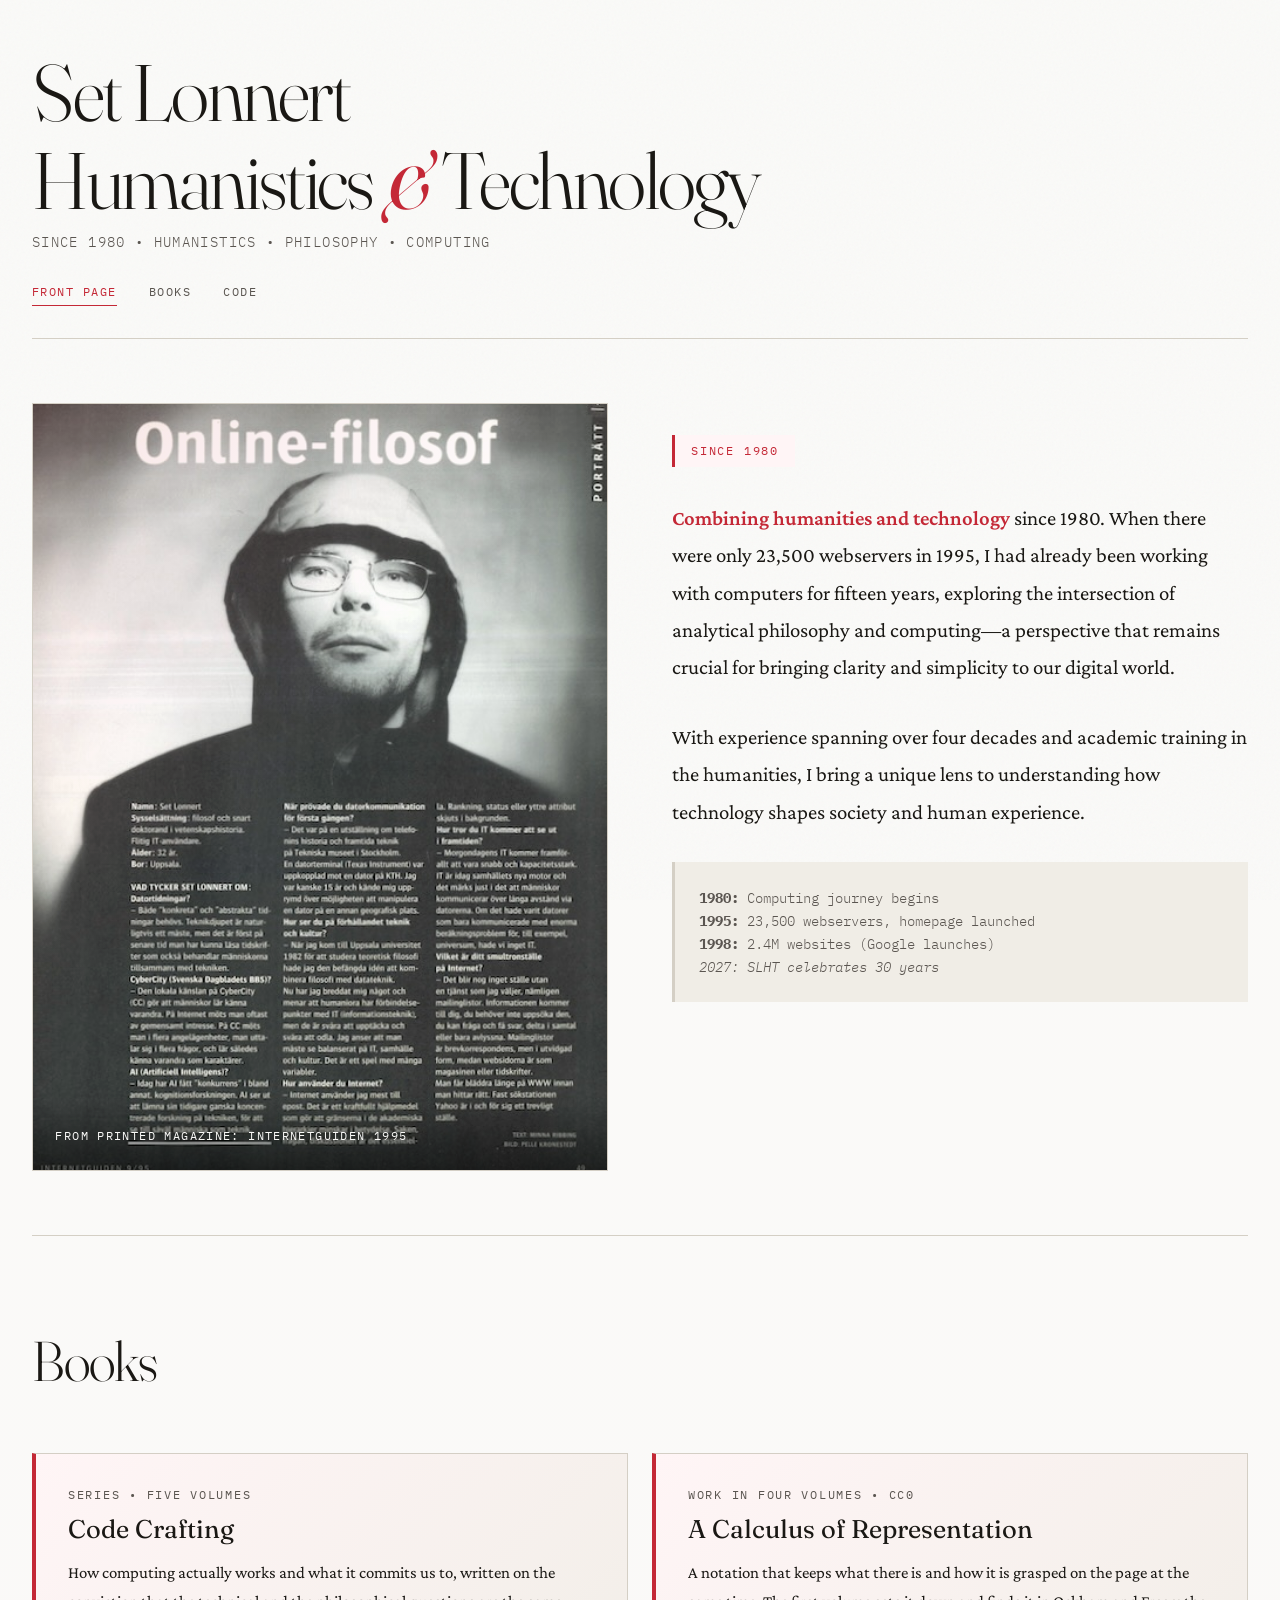
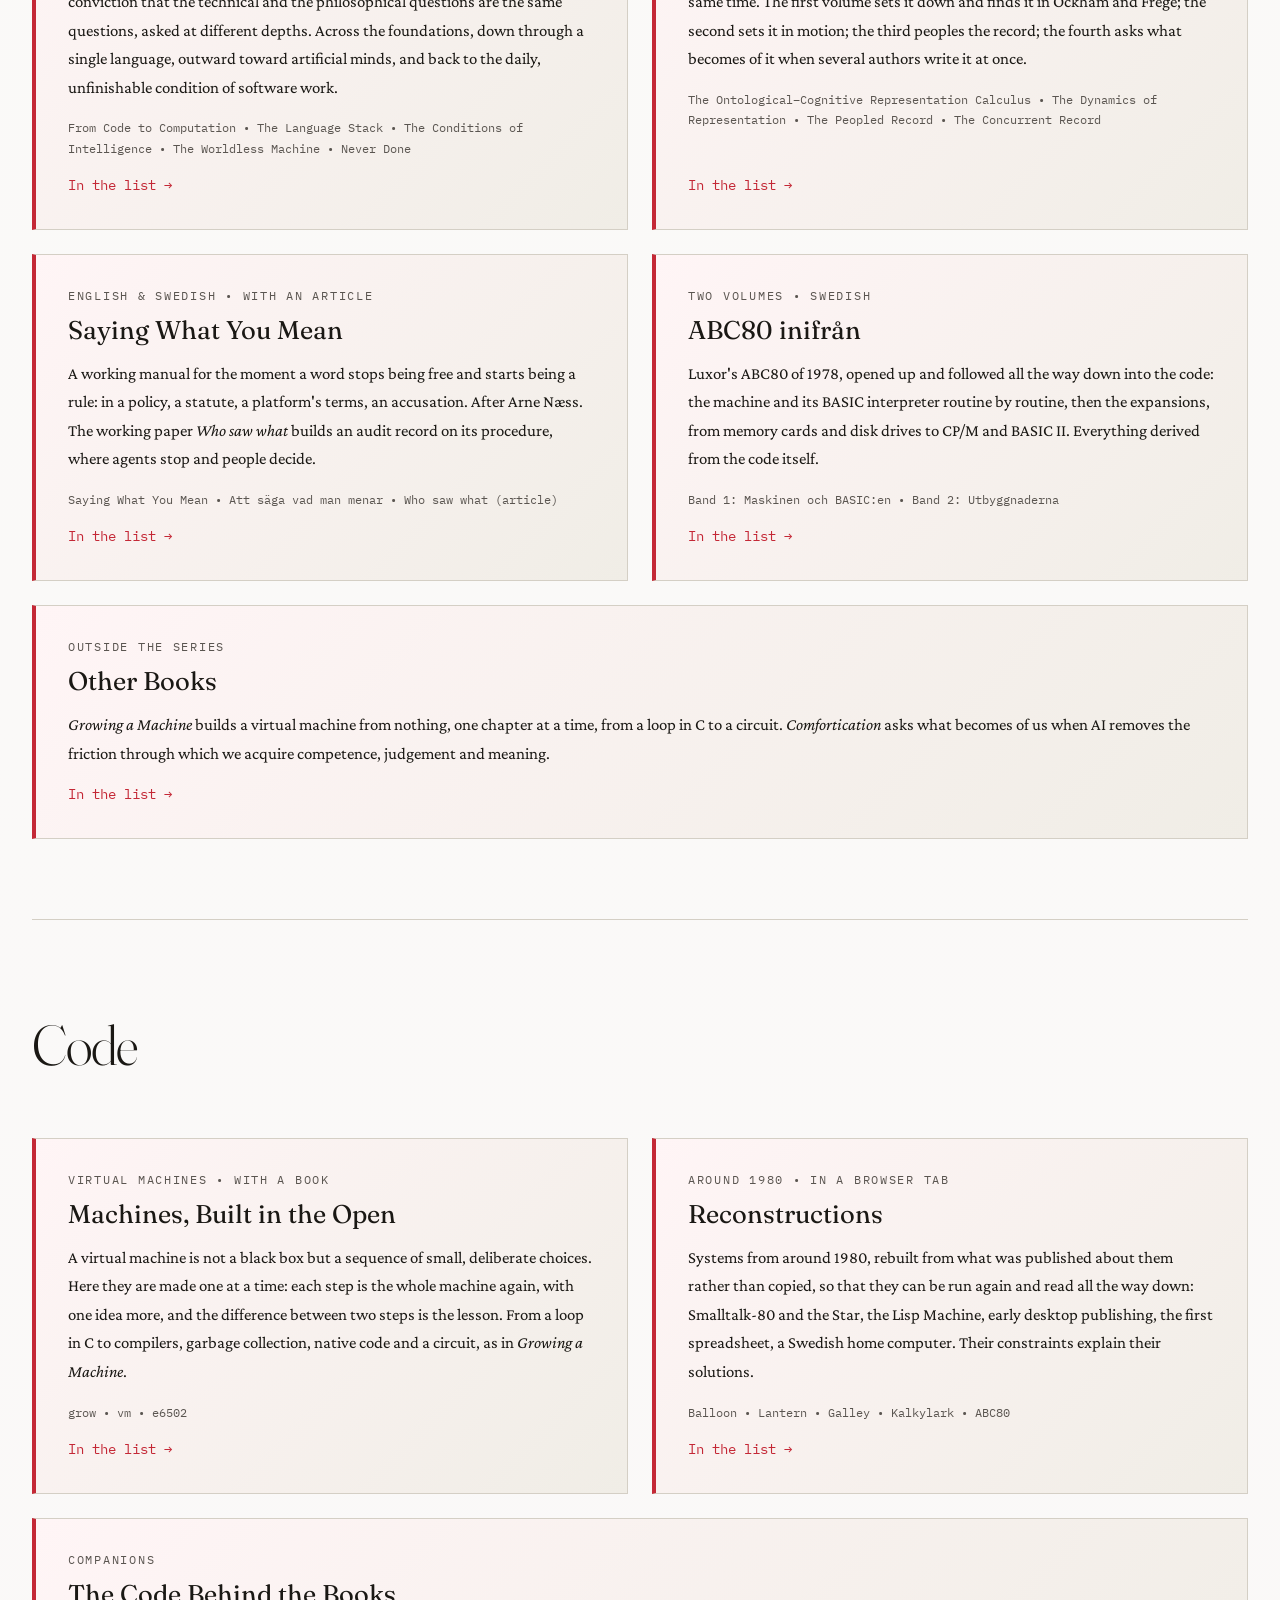
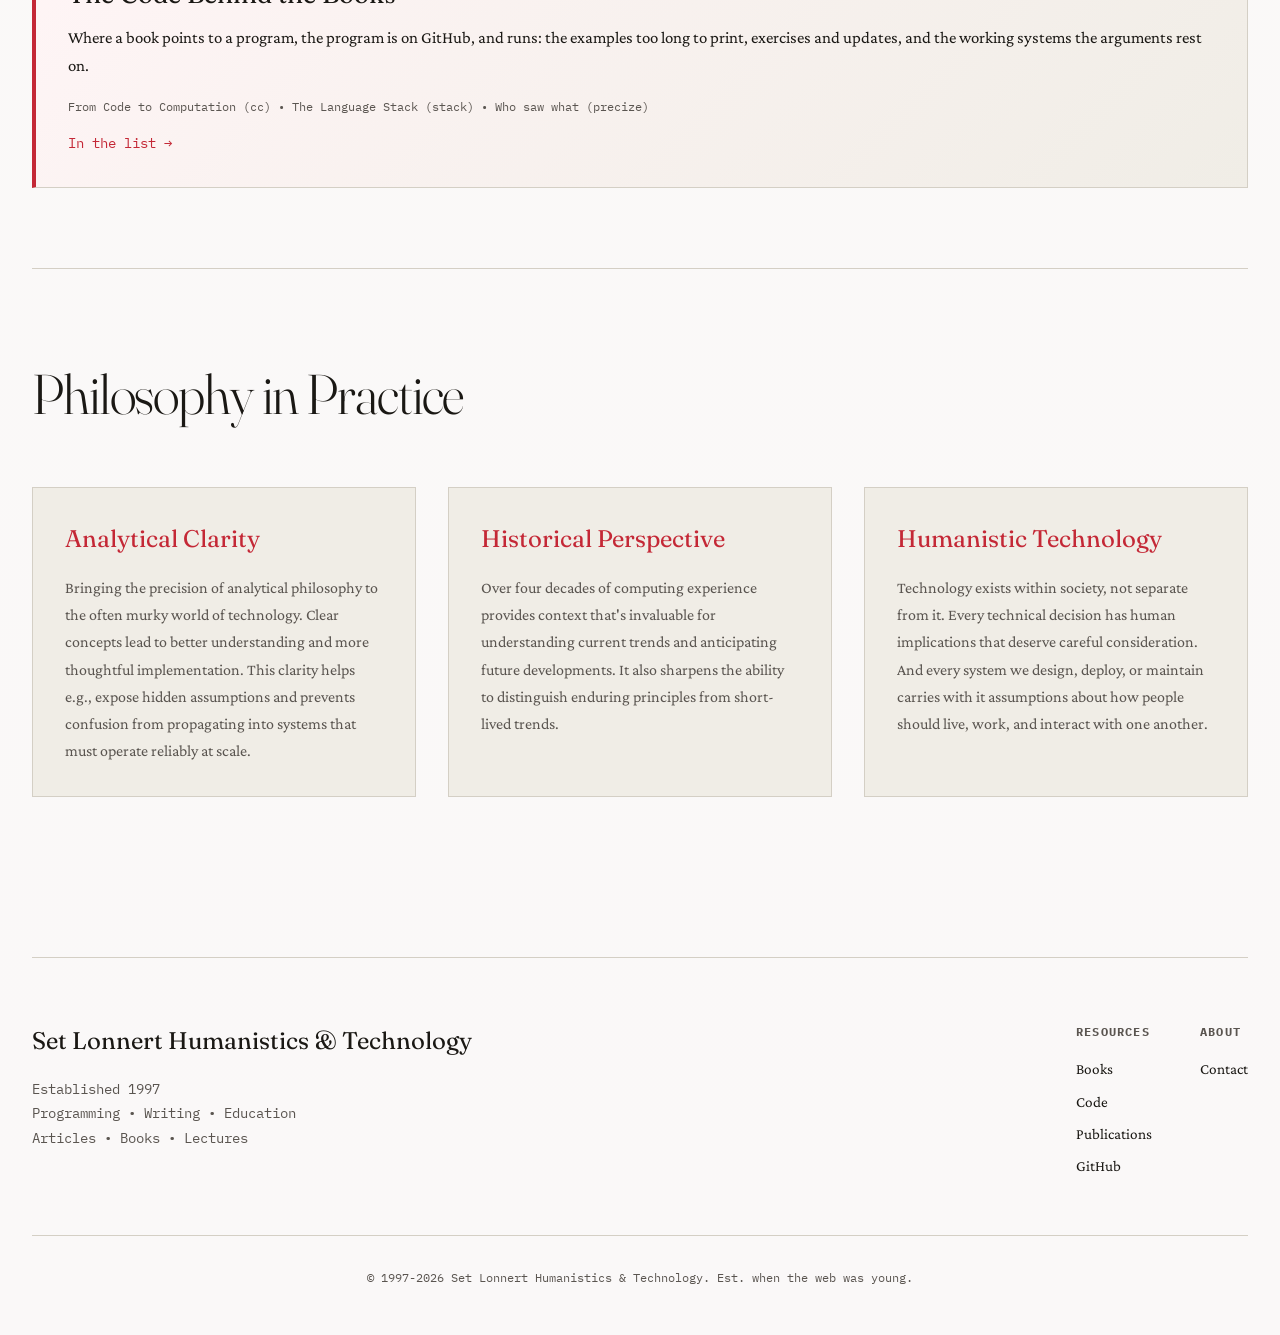
<file: index.html>
<!DOCTYPE html>
<html lang="en">
<head>
    <meta charset="UTF-8">
    <meta name="viewport" content="width=device-width, initial-scale=1.0">
    <title>Set Lonnert - Humanistics & Technology</title>
    <link rel="preconnect" href="https://fonts.googleapis.com">
    <link rel="preconnect" href="https://fonts.gstatic.com" crossorigin>
    <link href="https://fonts.googleapis.com/css2?family=Fraunces:ital,opsz,wght@0,9..144,300;0,9..144,400;0,9..144,600;1,9..144,300&family=IBM+Plex+Mono:wght@300;400;500&family=Crimson+Pro:wght@300;400;600&display=swap" rel="stylesheet">
    <link rel="stylesheet" href="assets/css/site.css">
</head>
<body>
    <div class="container">
        <header>
            <h1 class="site-title">Set Lonnert<br>Humanistics <span class="ampersand">&</span> Technology</h1>
            <p class="site-subtitle">Since 1980 • Humanistics • Philosophy • Computing</p>
            <nav class="site-nav">
                <a href="index.html" aria-current="page">Front Page</a>
                <a href="books.html">Books</a>
                <a href="code.html">Code</a>
            </nav>
        </header>

        <section class="hero">
            <div class="hero-image">
                <img src="https://feyerabend.github.io/assets/images/set.jpg" alt="Set Lonnert">
                <div class="hero-image-caption"><span>From Printed Magazine: Internetguiden 1995</span></div>
            </div>
            <div class="hero-content">
                <span class="intro-label">Since 1980</span>
                <p class="intro-text">
                    <strong>Combining humanities and technology</strong> since 1980. 
                    When there were only 23,500 webservers in 1995, I had already been working with computers 
                    for fifteen years, exploring the intersection of analytical philosophy and computing—a 
                    perspective that remains crucial for bringing clarity and simplicity to our digital world.
                </p>
                <p class="intro-text">
                    With experience spanning over four decades and academic training in the humanities, 
                    I bring a unique lens to understanding how technology shapes society and human experience.
                </p>
                <div class="timeline-note">
                    <strong>1980:</strong> Computing journey begins<br>
                    <strong>1995:</strong> 23,500 webservers, homepage launched<br>
                    <strong>1998:</strong> 2.4M websites (Google launches)<br>
                    <em>2027:</em> <em>SLHT celebrates 30 years</em><br>
                </div>
            </div>
        </section>

        <section class="featured">
            <h2 class="section-header">Books</h2>

            <div class="series-grid">
                <a class="series-brief" href="books.html#code-crafting">
                    <span class="series-count">Series • Five volumes</span>
                    <h3>Code Crafting</h3>
                    <p>
                        How computing actually works and what it commits us to, written on the
                        conviction that the technical and the philosophical questions are the same
                        questions, asked at different depths. Across the foundations, down through a
                        single language, outward toward artificial minds, and back to the daily,
                        unfinishable condition of software work.
                    </p>
                    <p class="series-contents">
                        From Code to Computation • The Language Stack • The Conditions of
                        Intelligence • The Worldless Machine • Never Done
                    </p>
                    <span class="series-more">In the list →</span>
                </a>

                <a class="series-brief" href="books.html#calculus">
                    <span class="series-count">Work in four volumes • CC0</span>
                    <h3>A Calculus of Representation</h3>
                    <p>
                        A notation that keeps what there is and how it is grasped on the page at the
                        same time. The first volume sets it down and finds it in Ockham and Frege; the
                        second sets it in motion; the third peoples the record; the fourth asks what
                        becomes of it when several authors write it at once.
                    </p>
                    <p class="series-contents">
                        The Ontological–Cognitive Representation Calculus • The Dynamics of
                        Representation • The Peopled Record • The Concurrent Record
                    </p>
                    <span class="series-more">In the list →</span>
                </a>

                <a class="series-brief" href="books.html#saying">
                    <span class="series-count">English &amp; Swedish • With an article</span>
                    <h3>Saying What You Mean</h3>
                    <p>
                        A working manual for the moment a word stops being free and starts being a
                        rule: in a policy, a statute, a platform's terms, an accusation. After Arne
                        N&aelig;ss. The working paper <em>Who saw what</em> builds an audit record
                        on its procedure, where agents stop and people decide.
                    </p>
                    <p class="series-contents">
                        Saying What You Mean • Att säga vad man menar • Who saw what (article)
                    </p>
                    <span class="series-more">In the list →</span>
                </a>

                <a class="series-brief" href="books.html#abc80">
                    <span class="series-count">Two volumes • Swedish</span>
                    <h3>ABC80 inifrån</h3>
                    <p>
                        Luxor's ABC80 of 1978, opened up and followed all the way down into the
                        code: the machine and its BASIC interpreter routine by routine, then the
                        expansions, from memory cards and disk drives to CP/M and BASIC II.
                        Everything derived from the code itself.
                    </p>
                    <p class="series-contents">
                        Band 1: Maskinen och BASIC:en • Band 2: Utbyggnaderna
                    </p>
                    <span class="series-more">In the list →</span>
                </a>

                <a class="series-brief series-brief-wide" href="books.html#other">
                    <span class="series-count">Outside the series</span>
                    <h3>Other Books</h3>
                    <p>
                        <em>Growing a Machine</em> builds a virtual machine from nothing, one
                        chapter at a time, from a loop in C to a circuit. <em>Comfortication</em>
                        asks what becomes of us when AI removes the friction through which we
                        acquire competence, judgement and meaning.
                    </p>
                    <span class="series-more">In the list →</span>
                </a>
            </div>
        </section>

        <section class="featured">
            <h2 class="section-header">Code</h2>

            <div class="series-grid">
                <a class="series-brief" href="code.html#machines">
                    <span class="series-count">Virtual machines • With a book</span>
                    <h3>Machines, Built in the Open</h3>
                    <p>
                        A virtual machine is not a black box but a sequence of small, deliberate
                        choices. Here they are made one at a time: each step is the whole machine
                        again, with one idea more, and the difference between two steps is the
                        lesson. From a loop in C to compilers, garbage collection, native code
                        and a circuit, as in <em>Growing a Machine</em>.
                    </p>
                    <p class="series-contents">
                        grow • vm • e6502
                    </p>
                    <span class="series-more">In the list →</span>
                </a>

                <a class="series-brief" href="code.html#reconstructions">
                    <span class="series-count">Around 1980 • In a browser tab</span>
                    <h3>Reconstructions</h3>
                    <p>
                        Systems from around 1980, rebuilt from what was published about them
                        rather than copied, so that they can be run again and read all the way
                        down: Smalltalk-80 and the Star, the Lisp Machine, early desktop
                        publishing, the first spreadsheet, a Swedish home computer. Their
                        constraints explain their solutions.
                    </p>
                    <p class="series-contents">
                        Balloon • Lantern • Galley • Kalkylark • ABC80
                    </p>
                    <span class="series-more">In the list →</span>
                </a>

                <a class="series-brief series-brief-wide" href="code.html#companions">
                    <span class="series-count">Companions</span>
                    <h3>The Code Behind the Books</h3>
                    <p>
                        Where a book points to a program, the program is on GitHub, and runs:
                        the examples too long to print, exercises and updates, and the working
                        systems the arguments rest on.
                    </p>
                    <p class="series-contents">
                        From Code to Computation (cc) • The Language Stack (stack) • Who saw what (precize)
                    </p>
                    <span class="series-more">In the list →</span>
                </a>
            </div>
        </section>

        <section class="philosophy">
            <h2 class="section-header">Philosophy in Practice</h2>
            <div class="philosophy-grid">
                <div class="philosophy-card">
                    <h3>Analytical Clarity</h3>
                    <p>
                        Bringing the precision of analytical philosophy to the often murky world of technology. 
                        Clear concepts lead to better understanding and more thoughtful implementation.
                        This clarity helps e.g., expose hidden assumptions and prevents confusion from propagating
                        into systems that must operate reliably at scale.
                    </p>
                </div>
                <div class="philosophy-card">
                    <h3>Historical Perspective</h3>
                    <p>
                        Over four decades of computing experience provides context that's invaluable for 
                        understanding current trends and anticipating future developments.
                        It also sharpens the ability to distinguish enduring principles from short-lived trends.
                    </p>
                </div>
                <div class="philosophy-card">
                    <h3>Humanistic Technology</h3>
                    <p>
                        Technology exists within society, not separate from it. Every technical decision
                        has human implications that deserve careful consideration. And every system we design,
                        deploy, or maintain carries with it assumptions about how people should live, work,
                        and interact with one another.
                    </p>
                </div>
            </div>
        </section>

        <footer>
            <div class="footer-content">
                <div class="footer-brand">
                    <h4>Set Lonnert Humanistics & Technology</h4>
                    <p>
                        Established 1997<br>
                        Programming • Writing • Education<br>
                        Articles • Books • Lectures
                    </p>
                </div>
                <div class="footer-links">
                    <div class="footer-column">
                        <h5>Resources</h5>
                        <a href="books.html">Books</a>
                        <a href="code.html">Code</a>
                        <a href="https://feyerabend.github.io/assets/pdfs/publ.pdf" target="_blank">Publications</a>
                        <a href="https://github.com/Feyerabend" target="_blank">GitHub</a>
                    </div>
                    <div class="footer-column">
                        <h5>About</h5>
                        <!--<a href="#">Background</a>-->
                        <a href="mailto:setlonnert@gmail.com">Contact</a>
                    </div>
                </div>
            </div>
            <div class="copyright">
                © 1997-2026 Set Lonnert Humanistics & Technology. Est. when the web was young.
            </div>
        </footer>
    </div>

    <script src="assets/js/site.js"></script>
</body>
</html>
</file>
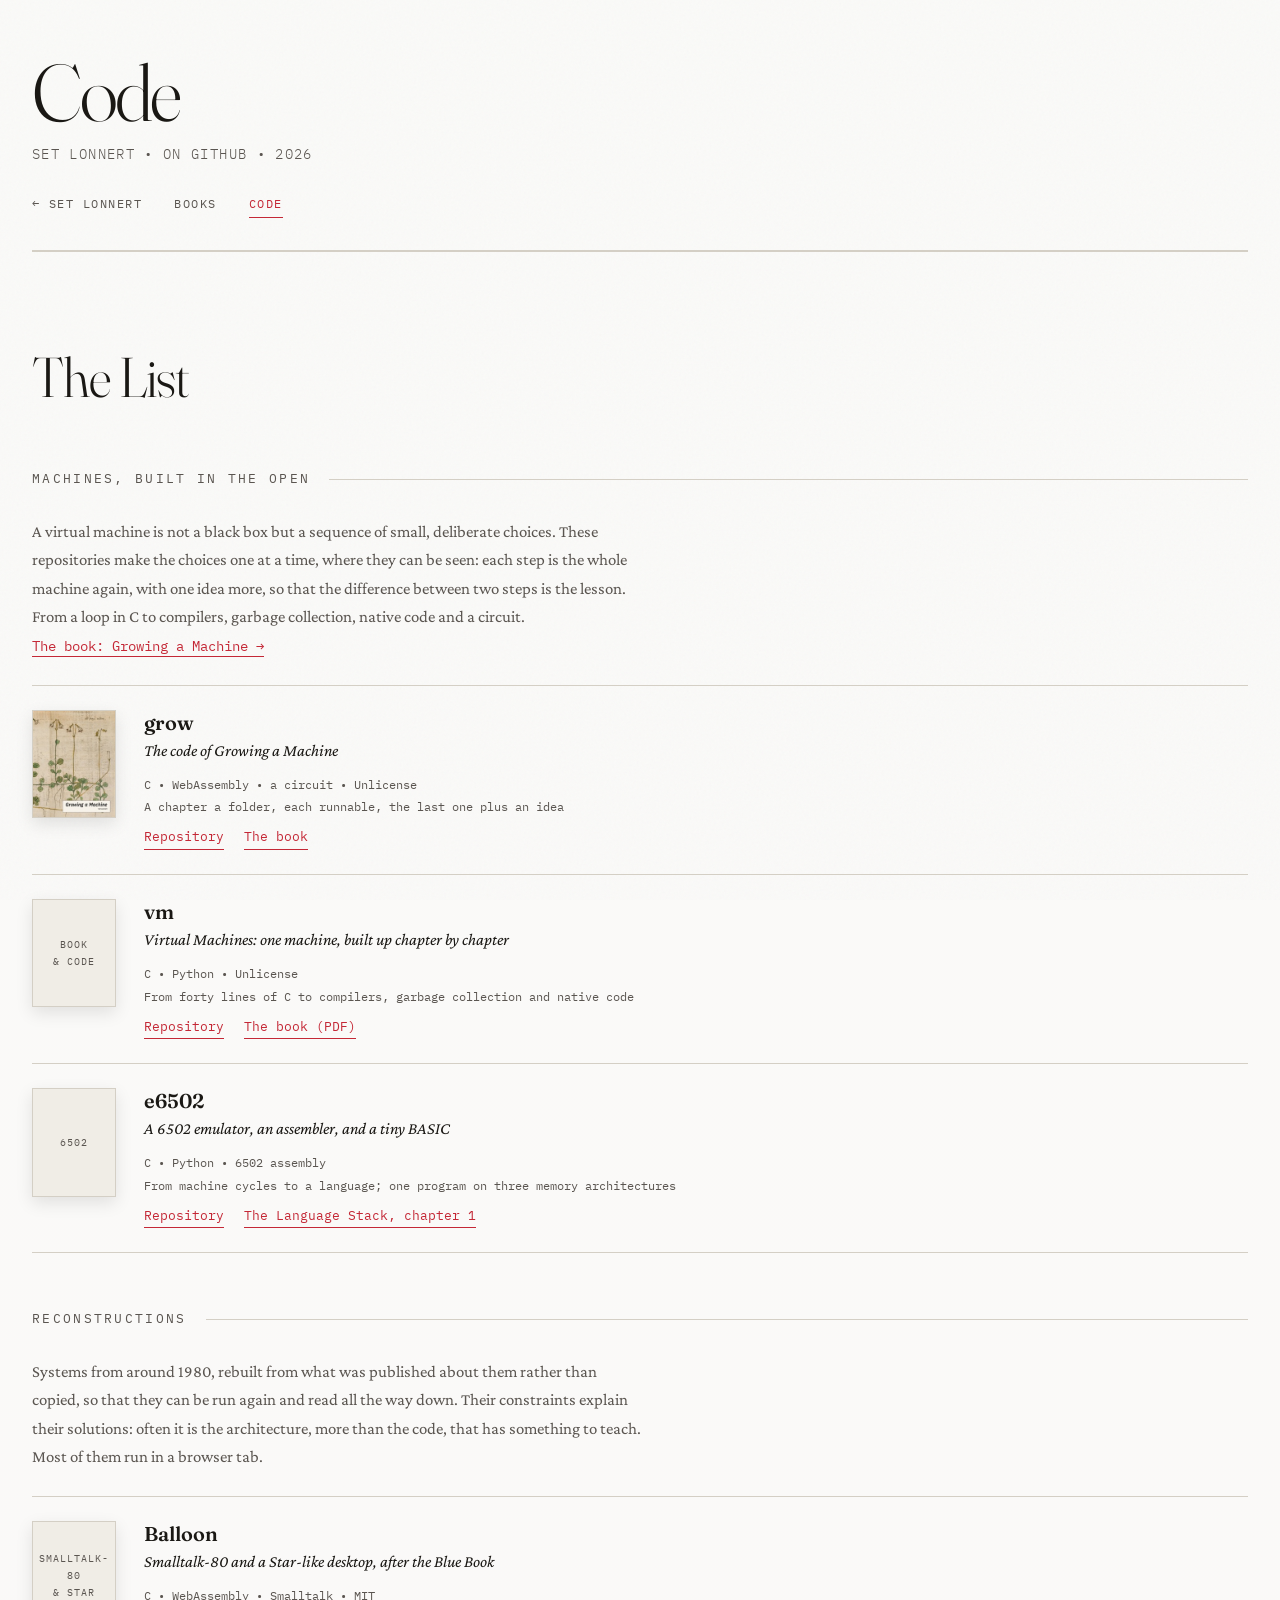
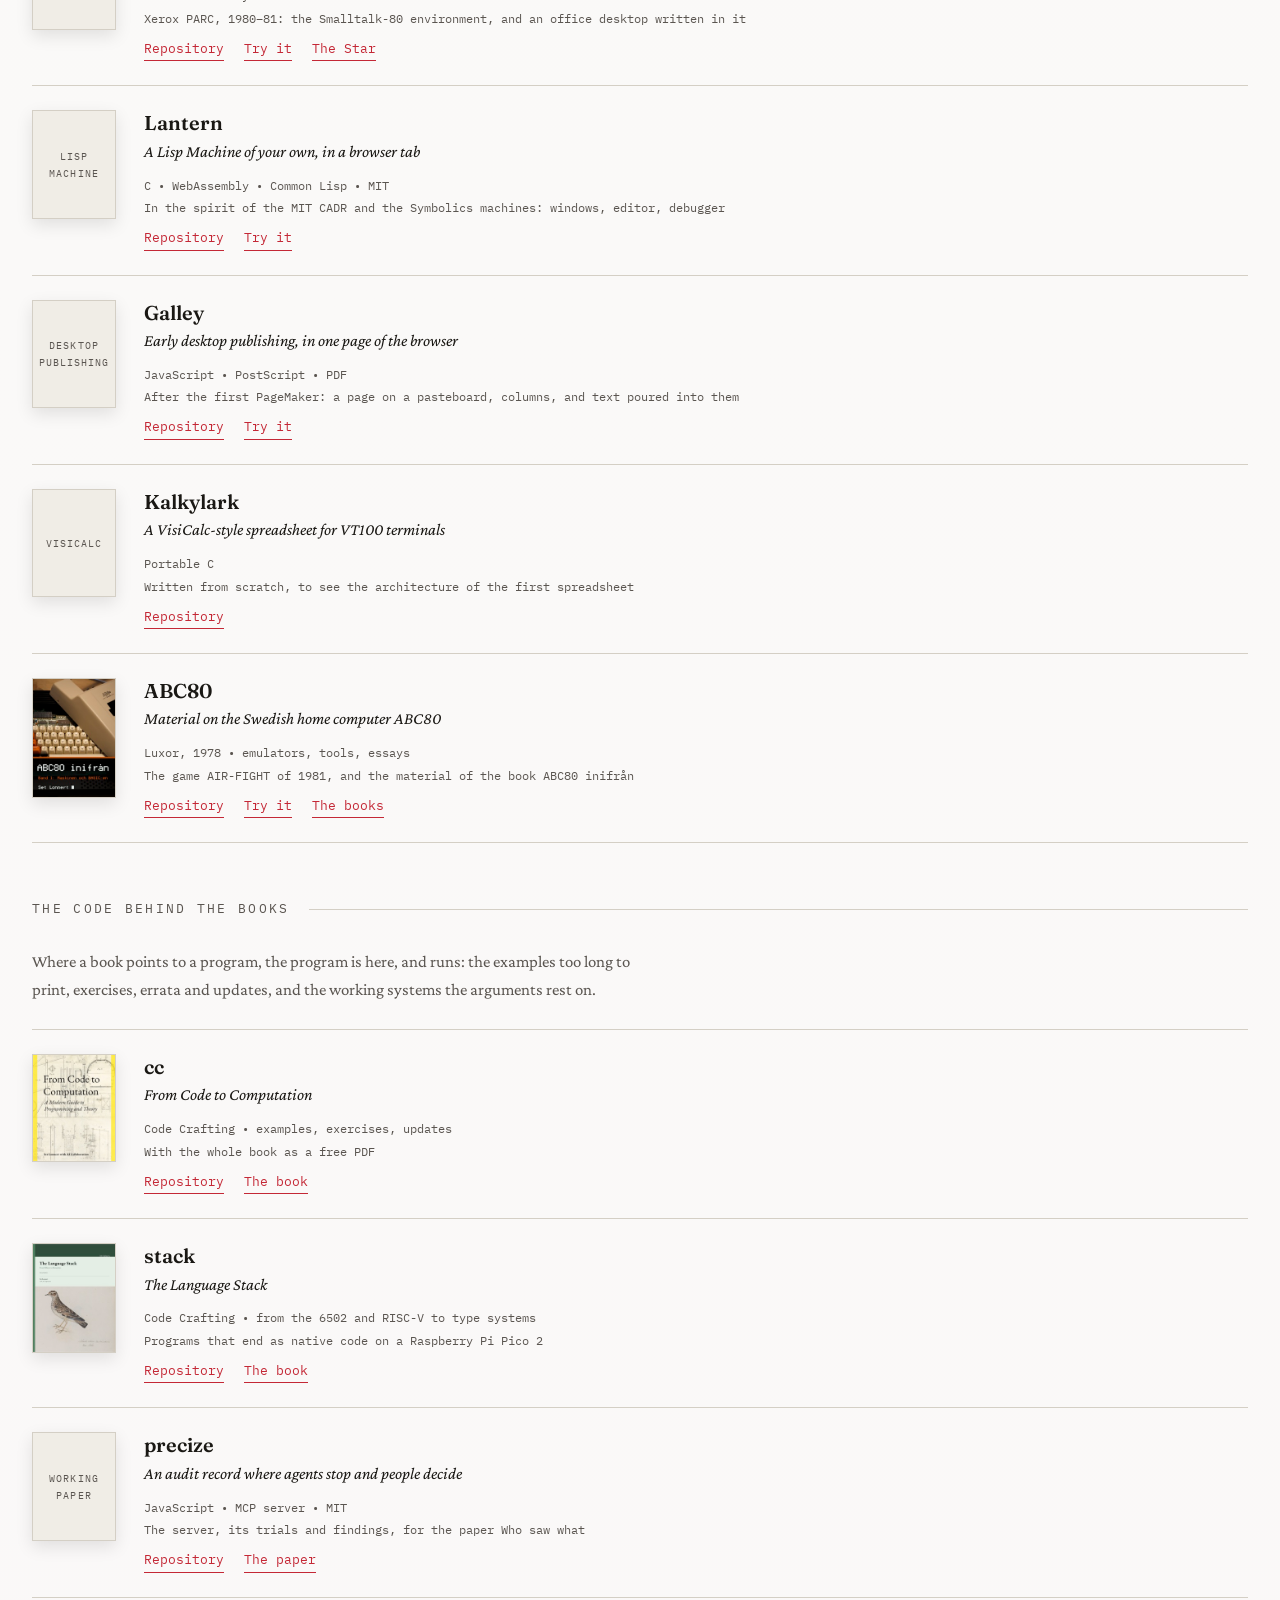
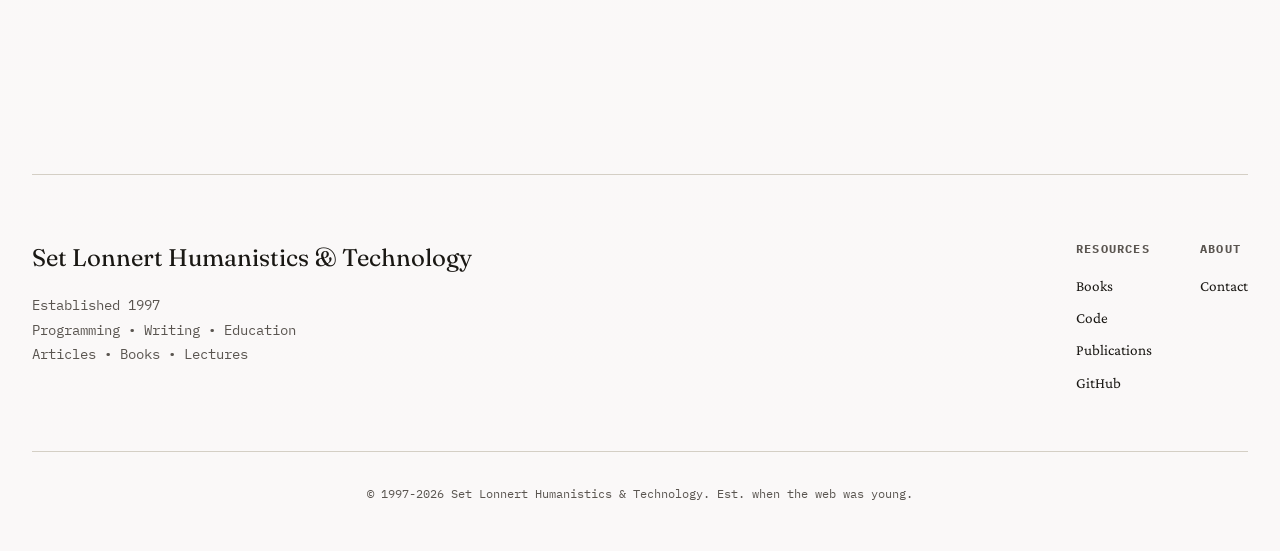
<file: code.html>
<!DOCTYPE html>
<html lang="en">
<head>
    <meta charset="UTF-8">
    <meta name="viewport" content="width=device-width, initial-scale=1.0">
    <title>Code - Set Lonnert</title>
    <meta name="description" content="Code by Set Lonnert: virtual machines built in the open, reconstructions of systems from around 1980, and the code behind the books.">
    <link rel="preconnect" href="https://fonts.googleapis.com">
    <link rel="preconnect" href="https://fonts.gstatic.com" crossorigin>
    <link href="https://fonts.googleapis.com/css2?family=Fraunces:ital,opsz,wght@0,9..144,300;0,9..144,400;0,9..144,600;1,9..144,300&family=IBM+Plex+Mono:wght@300;400;500&family=Crimson+Pro:wght@300;400;600&display=swap" rel="stylesheet">
    <link rel="stylesheet" href="assets/css/site.css">
</head>
<body>
    <div class="container">
        <header>
            <h1 class="site-title">Code</h1>
            <p class="site-subtitle">Set Lonnert • On GitHub • 2026</p>
            <nav class="site-nav">
                <a href="index.html">← Set Lonnert</a>
                <a href="books.html">Books</a>
                <a href="code.html" aria-current="page">Code</a>
            </nav>
        </header>

        <section class="featured">
            <h2 class="section-header">The List</h2>

            <!-- ============================================================ -->
            <h3 class="featured-group-label" id="machines">Machines, Built in the Open</h3>
            <p class="biblio-series-note">
                A virtual machine is not a black box but a sequence of small, deliberate
                choices. These repositories make the choices one at a time, where they can
                be seen: each step is the whole machine again, with one idea more, so that
                the difference between two steps is the lesson. From a loop in C to
                compilers, garbage collection, native code and a circuit.
                <a href="books.html#growing">The book: Growing a Machine →</a>
            </p>

            <ul class="biblio-list">
                <li class="biblio-entry">
                    <a class="biblio-thumb" href="books.html#growing"><img src="assets/images/thumbs/cover-grow.jpg" alt="Growing a Machine - cover"></a>
                    <div class="biblio-record">
                        <p class="biblio-title">grow</p>
                        <p class="biblio-subtitle">The code of Growing a Machine</p>
                        <p class="biblio-meta">
                            C • WebAssembly • a circuit • Unlicense<br>
                            A chapter a folder, each runnable, the last one plus an idea
                        </p>
                        <p class="biblio-links">
                            <a href="https://github.com/Feyerabend/grow" target="_blank">Repository</a>
                            <a href="books.html#growing">The book</a>
                        </p>
                    </div>
                </li>
                <li class="biblio-entry">
                    <span class="biblio-thumb no-cover">Book<br>&amp; code</span>
                    <div class="biblio-record">
                        <p class="biblio-title">vm</p>
                        <p class="biblio-subtitle">Virtual Machines: one machine, built up chapter by chapter</p>
                        <p class="biblio-meta">
                            C • Python • Unlicense<br>
                            From forty lines of C to compilers, garbage collection and native code
                        </p>
                        <p class="biblio-links">
                            <a href="https://github.com/Feyerabend/vm" target="_blank">Repository</a>
                            <a href="https://github.com/Feyerabend/vm/blob/main/book/virtual-machines.pdf" target="_blank">The book (PDF)</a>
                        </p>
                    </div>
                </li>
                <li class="biblio-entry">
                    <span class="biblio-thumb no-cover">6502</span>
                    <div class="biblio-record">
                        <p class="biblio-title">e6502</p>
                        <p class="biblio-subtitle">A 6502 emulator, an assembler, and a tiny BASIC</p>
                        <p class="biblio-meta">
                            C • Python • 6502 assembly<br>
                            From machine cycles to a language; one program on three memory architectures
                        </p>
                        <p class="biblio-links">
                            <a href="https://github.com/Feyerabend/e6502" target="_blank">Repository</a>
                            <a href="books.html#code-crafting">The Language Stack, chapter 1</a>
                        </p>
                    </div>
                </li>
            </ul>

            <!-- ============================================================ -->
            <h3 class="featured-group-label" id="reconstructions">Reconstructions</h3>
            <p class="biblio-series-note">
                Systems from around 1980, rebuilt from what was published about them
                rather than copied, so that they can be run again and read all the way
                down. Their constraints explain their solutions: often it is the
                architecture, more than the code, that has something to teach. Most of
                them run in a browser tab.
            </p>

            <ul class="biblio-list">
                <li class="biblio-entry">
                    <span class="biblio-thumb no-cover">Smalltalk-80<br>&amp; Star</span>
                    <div class="biblio-record">
                        <p class="biblio-title">Balloon</p>
                        <p class="biblio-subtitle">Smalltalk-80 and a Star-like desktop, after the Blue Book</p>
                        <p class="biblio-meta">
                            C • WebAssembly • Smalltalk • MIT<br>
                            Xerox PARC, 1980–81: the Smalltalk-80 environment, and an office desktop written in it
                        </p>
                        <p class="biblio-links">
                            <a href="https://github.com/Feyerabend/balloon" target="_blank">Repository</a>
                            <a href="https://feyerabend.github.io/balloon/" target="_blank">Try it</a>
                            <a href="https://feyerabend.github.io/balloon/star.html" target="_blank">The Star</a>
                        </p>
                    </div>
                </li>
                <li class="biblio-entry">
                    <span class="biblio-thumb no-cover">Lisp<br>Machine</span>
                    <div class="biblio-record">
                        <p class="biblio-title">Lantern</p>
                        <p class="biblio-subtitle">A Lisp Machine of your own, in a browser tab</p>
                        <p class="biblio-meta">
                            C • WebAssembly • Common Lisp • MIT<br>
                            In the spirit of the MIT CADR and the Symbolics machines: windows, editor, debugger
                        </p>
                        <p class="biblio-links">
                            <a href="https://github.com/Feyerabend/lantern" target="_blank">Repository</a>
                            <a href="https://feyerabend.github.io/lantern/lisp.html" target="_blank">Try it</a>
                        </p>
                    </div>
                </li>
                <li class="biblio-entry">
                    <span class="biblio-thumb no-cover">Desktop<br>publishing</span>
                    <div class="biblio-record">
                        <p class="biblio-title">Galley</p>
                        <p class="biblio-subtitle">Early desktop publishing, in one page of the browser</p>
                        <p class="biblio-meta">
                            JavaScript • PostScript • PDF<br>
                            After the first PageMaker: a page on a pasteboard, columns, and text poured into them
                        </p>
                        <p class="biblio-links">
                            <a href="https://github.com/Feyerabend/galley" target="_blank">Repository</a>
                            <a href="https://feyerabend.github.io/galley/" target="_blank">Try it</a>
                        </p>
                    </div>
                </li>
                <li class="biblio-entry">
                    <span class="biblio-thumb no-cover">VisiCalc</span>
                    <div class="biblio-record">
                        <p class="biblio-title">Kalkylark</p>
                        <p class="biblio-subtitle">A VisiCalc-style spreadsheet for VT100 terminals</p>
                        <p class="biblio-meta">
                            Portable C<br>
                            Written from scratch, to see the architecture of the first spreadsheet
                        </p>
                        <p class="biblio-links">
                            <a href="https://github.com/Feyerabend/kalkylark" target="_blank">Repository</a>
                        </p>
                    </div>
                </li>
                <li class="biblio-entry">
                    <a class="biblio-thumb" href="books.html#abc80"><img src="assets/images/thumbs/cover-band-1.jpg" alt="ABC80 inifrån, Band 1 - cover"></a>
                    <div class="biblio-record">
                        <p class="biblio-title">ABC80</p>
                        <p class="biblio-subtitle">Material on the Swedish home computer ABC80</p>
                        <p class="biblio-meta">
                            Luxor, 1978 • emulators, tools, essays<br>
                            The game AIR-FIGHT of 1981, and the material of the book ABC80 inifrån
                        </p>
                        <p class="biblio-links">
                            <a href="https://github.com/Feyerabend/ABC80" target="_blank">Repository</a>
                            <a href="https://feyerabend.github.io/ABC80/inifran/emulator/webb/abc80.html" target="_blank">Try it</a>
                            <a href="books.html#abc80">The books</a>
                        </p>
                    </div>
                </li>
            </ul>

            <!-- ============================================================ -->
            <h3 class="featured-group-label" id="companions">The Code Behind the Books</h3>
            <p class="biblio-series-note">
                Where a book points to a program, the program is here, and runs: the
                examples too long to print, exercises, errata and updates, and the
                working systems the arguments rest on.
            </p>

            <ul class="biblio-list">
                <li class="biblio-entry">
                    <a class="biblio-thumb" href="books.html#code-crafting"><img src="assets/images/thumbs/omslag.jpg" alt="From Code to Computation - cover"></a>
                    <div class="biblio-record">
                        <p class="biblio-title">cc</p>
                        <p class="biblio-subtitle">From Code to Computation</p>
                        <p class="biblio-meta">
                            Code Crafting • examples, exercises, updates<br>
                            With the whole book as a free PDF
                        </p>
                        <p class="biblio-links">
                            <a href="https://github.com/Feyerabend/cc" target="_blank">Repository</a>
                            <a href="books.html#code-crafting">The book</a>
                        </p>
                    </div>
                </li>
                <li class="biblio-entry">
                    <a class="biblio-thumb" href="books.html#code-crafting"><img src="assets/images/thumbs/cover4.jpg" alt="The Language Stack - cover"></a>
                    <div class="biblio-record">
                        <p class="biblio-title">stack</p>
                        <p class="biblio-subtitle">The Language Stack</p>
                        <p class="biblio-meta">
                            Code Crafting • from the 6502 and RISC-V to type systems<br>
                            Programs that end as native code on a Raspberry Pi Pico 2
                        </p>
                        <p class="biblio-links">
                            <a href="https://github.com/Feyerabend/stack" target="_blank">Repository</a>
                            <a href="books.html#code-crafting">The book</a>
                        </p>
                    </div>
                </li>
                <li class="biblio-entry">
                    <span class="biblio-thumb no-cover">Working<br>paper</span>
                    <div class="biblio-record">
                        <p class="biblio-title">precize</p>
                        <p class="biblio-subtitle">An audit record where agents stop and people decide</p>
                        <p class="biblio-meta">
                            JavaScript • MCP server • MIT<br>
                            The server, its trials and findings, for the paper Who saw what
                        </p>
                        <p class="biblio-links">
                            <a href="https://github.com/Feyerabend/precize" target="_blank">Repository</a>
                            <a href="books.html#who-saw-what">The paper</a>
                        </p>
                    </div>
                </li>
            </ul>
        </section>

        <footer>
            <div class="footer-content">
                <div class="footer-brand">
                    <h4>Set Lonnert Humanistics &amp; Technology</h4>
                    <p>
                        Established 1997<br>
                        Programming • Writing • Education<br>
                        Articles • Books • Lectures
                    </p>
                </div>
                <div class="footer-links">
                    <div class="footer-column">
                        <h5>Resources</h5>
                        <a href="books.html">Books</a>
                        <a href="code.html">Code</a>
                        <a href="https://feyerabend.github.io/assets/pdfs/publ.pdf" target="_blank">Publications</a>
                        <a href="https://github.com/Feyerabend" target="_blank">GitHub</a>
                    </div>
                    <div class="footer-column">
                        <h5>About</h5>
                        <a href="mailto:setlonnert@gmail.com">Contact</a>
                    </div>
                </div>
            </div>
            <div class="copyright">
                © 1997-2026 Set Lonnert Humanistics &amp; Technology. Est. when the web was young.
            </div>
        </footer>
    </div>

    <script src="assets/js/site.js"></script>
</body>
</html>
</file>
<file: assets/css/site.css>
/* =====================================================================
   Set Lonnert — Humanistics & Technology
   Shared stylesheet for index.html and code-crafting.html.
   Extracted from index.html so the two pages cannot drift apart.
   ===================================================================== */

:root {
    --bg-primary: #fafaf8;
    --bg-secondary: #f0ede6;
    --text-primary: #1a1814;
    --text-secondary: #5a5550;
    --accent: #c42836;
    --accent-soft: #db5a65;
    --border: #d4cfc5;
    --highlight: #fff5f6;
    --red-tint: rgba(196, 40, 54, 0.03);
    --fpw: 320px;
    --fph: 453px;
}

* {
    margin: 0;
    padding: 0;
    box-sizing: border-box;
}

body {
    font-family: 'Crimson Pro', serif;
    background: linear-gradient(180deg, var(--bg-primary) 0%, #faf8f8 100%);
    color: var(--text-primary);
    line-height: 1.6;
    overflow-x: hidden;
}

/* Animated grain texture */
body::before {
    content: '';
    position: fixed;
    top: 0;
    left: 0;
    width: 100%;
    height: 100%;
    opacity: 0.03;
    z-index: 1;
    pointer-events: none;
    background-image: url("data:image/svg+xml,%3Csvg viewBox='0 0 400 400' xmlns='http://www.w3.org/2000/svg'%3E%3Cfilter id='noiseFilter'%3E%3CfeTurbulence type='fractalNoise' baseFrequency='0.9' numOctaves='4' stitchTiles='stitch'/%3E%3C/filter%3E%3Crect width='100%25' height='100%25' filter='url(%23noiseFilter)'/%3E%3C/svg%3E");
    animation: grain 8s steps(10) infinite;
}

@keyframes grain {
    0%, 100% { transform: translate(0, 0); }
    10% { transform: translate(-5%, -10%); }
    20% { transform: translate(-15%, 5%); }
    30% { transform: translate(7%, -25%); }
    40% { transform: translate(-5%, 25%); }
    50% { transform: translate(-15%, 10%); }
    60% { transform: translate(15%, 0%); }
    70% { transform: translate(0%, 15%); }
    80% { transform: translate(3%, 35%); }
    90% { transform: translate(-10%, 10%); }
}

.container {
    max-width: 1400px;
    margin: 0 auto;
    padding: 0 2rem;
    position: relative;
    z-index: 2;
}

/* Header */
header {
    padding: 3rem 0 2rem;
    border-bottom: 1px solid var(--border);
    animation: slideDown 0.8s ease-out;
}

@keyframes slideDown {
    from {
        opacity: 0;
        transform: translateY(-20px);
    }
    to {
        opacity: 1;
        transform: translateY(0);
    }
}

.site-title {
    font-family: 'Fraunces', serif;
    font-size: clamp(2.5rem, 8vw, 5rem);
    font-weight: 300;
    letter-spacing: -0.03em;
    line-height: 1.1;
    margin-bottom: 0.5rem;
    font-variation-settings: "opsz" 144;
}

.site-title .ampersand {
    font-style: italic;
    color: var(--accent);
    font-weight: 400;
}

.site-subtitle {
    font-family: 'IBM Plex Mono', monospace;
    font-size: 0.85rem;
    font-weight: 300;
    letter-spacing: 0.1em;
    text-transform: uppercase;
    color: var(--text-secondary);
    margin-top: 0.5rem;
}

/* Hero Section */
.hero {
    padding: 4rem 0;
    display: grid;
    grid-template-columns: 1fr 1fr;
    gap: 4rem;
    align-items: start;
    animation: fadeIn 1s ease-out 0.3s both;
}

@keyframes fadeIn {
    from {
        opacity: 0;
        transform: translateY(30px);
    }
    to {
        opacity: 1;
        transform: translateY(0);
    }
}

.hero-image {
    position: relative;
    aspect-ratio: 3/4;
    overflow: hidden;
    border: 1px solid var(--border);
    background: var(--bg-secondary);
}

.hero-image img {
    width: 100%;
    height: 100%;
    object-fit: cover;
    filter: grayscale(20%) contrast(1.05);
    transition: transform 0.6s ease;
}

.hero-image:hover img {
    transform: scale(1.03);
}

.hero-image::after {
    content: '';
    position: absolute;
    top: 0;
    left: 0;
    right: 0;
    bottom: 0;
    background: linear-gradient(135deg, rgba(196, 40, 54, 0.12) 0%, transparent 50%);
    pointer-events: none;
}

.hero-image-caption {
    position: absolute;
    bottom: 0;
    left: 0;
    right: 0;
    background: linear-gradient(to top, rgba(0,0,0,0.52) 0%, transparent 100%);
    padding: 1.4rem;
    pointer-events: none;
}

.hero-image-caption span {
    font-family: 'IBM Plex Mono', monospace;
    font-size: 0.72rem;
    letter-spacing: 0.12em;
    text-transform: uppercase;
    color: #fafaf8;
}

.hero-content {
    padding-top: 2rem;
}

.intro-label {
    font-family: 'IBM Plex Mono', monospace;
    font-size: 0.75rem;
    letter-spacing: 0.15em;
    text-transform: uppercase;
    color: var(--accent);
    margin-bottom: 2rem;
    display: inline-block;
    padding: 0.4rem 1rem;
    background: var(--highlight);
    border-left: 3px solid var(--accent);
}

.intro-text {
    font-size: clamp(1.1rem, 2vw, 1.3rem);
    line-height: 1.8;
    margin-bottom: 2rem;
    color: var(--text-primary);
}

.intro-text strong {
    font-weight: 600;
    color: var(--accent);
}

.timeline-note {
    font-family: 'IBM Plex Mono', monospace;
    font-size: 0.9rem;
    color: var(--text-secondary);
    padding: 1.5rem;
    background: var(--bg-secondary);
    border-left: 3px solid var(--border);
    margin: 2rem 0;
    font-weight: 300;
}

/* Featured Work */
.featured {
    padding: 5rem 0;
    border-top: 1px solid var(--border);
    animation: fadeIn 1s ease-out 0.6s both;
}

.section-header {
    font-family: 'Fraunces', serif;
    font-size: clamp(2rem, 5vw, 3.5rem);
    font-weight: 300;
    margin-bottom: 3rem;
    letter-spacing: -0.02em;
    font-variation-settings: "opsz" 120;
}

.featured-group-label {
    font-family: 'IBM Plex Mono', monospace;
    font-size: 0.8rem;
    font-weight: 400;
    letter-spacing: 0.18em;
    text-transform: uppercase;
    color: var(--text-secondary);
    margin: 3.5rem 0 1.75rem;
    display: flex;
    align-items: center;
    gap: 1.2rem;
}

.featured-group-label::after {
    content: '';
    flex: 1;
    height: 1px;
    background: var(--border);
}

.featured-group-label:first-of-type {
    margin-top: 0;
}

.featured-book {
    display: grid;
    grid-template-columns: 300px 1fr;
    gap: 3rem;
    padding: 3rem;
    background: linear-gradient(135deg, var(--highlight) 0%, var(--bg-secondary) 100%);
    border: 1px solid var(--border);
    position: relative;
    transition: transform 0.3s ease;
    box-shadow: 0 0 0 0 rgba(196, 40, 54, 0);
}

.featured-book:hover {
    transform: translateY(-5px);
    box-shadow: 0 10px 40px rgba(196, 40, 54, 0.08);
}

.featured-book::before {
    content: '';
    position: absolute;
    top: 0;
    left: 0;
    width: 5px;
    height: 100%;
    background: var(--accent);
}

.book-cover {
    border: 1px solid var(--border);
    box-shadow: 0 20px 40px rgba(0,0,0,0.15);
    overflow: hidden;
    position: relative;
    cursor: pointer;
}

.book-cover img {
    width: 100%;
    height: auto;
    display: block;
    transition: transform 0.5s ease;
}

.book-cover:hover img {
    transform: scale(1.03);
}

.book-cover-hint {
    position: absolute;
    inset: 0;
    background: linear-gradient(to top, rgba(0,0,0,0.58) 0%, transparent 55%);
    display: flex;
    align-items: flex-end;
    padding: 1.4rem;
    opacity: 0;
    transition: opacity 0.3s ease;
    pointer-events: none;
}

.book-cover:hover .book-cover-hint {
    opacity: 1;
}

.book-cover-hint span {
    font-family: 'IBM Plex Mono', monospace;
    font-size: 0.72rem;
    letter-spacing: 0.12em;
    text-transform: uppercase;
    color: #fafaf8;
}

/* ── Flipbook modal ── */
.flip-modal {
    display: none;
    position: fixed;
    inset: 0;
    z-index: 9000;
    background: rgba(8,6,4,0.90);
    align-items: center;
    justify-content: center;
    padding: 1rem;
}

.flip-modal.open { display: flex; }

.flip-inner {
    position: relative;
    display: flex;
    flex-direction: column;
    align-items: center;
    gap: 1.2rem;
    max-width: 100%;
}

.flip-close {
    position: absolute;
    top: -2.6rem;
    right: 0;
    background: none;
    border: 1px solid rgba(255,255,255,0.22);
    color: rgba(255,255,255,0.65);
    font-size: 1.1rem;
    line-height: 1;
    padding: 0.3rem 0.8rem;
    cursor: pointer;
    font-family: 'IBM Plex Mono', monospace;
    transition: border-color 0.2s, color 0.2s;
}

.flip-close:hover { border-color: var(--accent-soft); color: #fafaf8; }

.flip-loading {
    display: flex;
    flex-direction: column;
    align-items: center;
    gap: 1rem;
    padding: 3rem 4rem;
}

.flip-prog-track {
    width: 220px;
    height: 2px;
    background: rgba(255,255,255,0.12);
    overflow: hidden;
}

.flip-prog-bar {
    height: 100%;
    width: 0%;
    background: var(--accent);
    transition: width 0.25s ease;
}

.flip-loading-msg {
    font-family: 'IBM Plex Mono', monospace;
    font-size: 0.73rem;
    color: rgba(255,255,255,0.45);
    letter-spacing: 0.08em;
}

.flip-book-wrap {
    display: none;
    flex-direction: column;
    align-items: center;
    gap: 1.2rem;
}

.flip-spread {
    display: flex;
    position: relative;
    box-shadow: 0 40px 80px rgba(0,0,0,0.55);
}

.flip-page {
    width: var(--fpw);
    height: var(--fph);
    overflow: hidden;
    background: #fefefc;
    position: relative;
    flex-shrink: 0;
}

.flip-page img {
    width: 100%;
    height: 100%;
    object-fit: contain;
    display: block;
}

.flip-pl { box-shadow: inset -5px 0 16px rgba(0,0,0,0.08); }
.flip-pr { box-shadow: inset  5px 0 16px rgba(0,0,0,0.08); }
.flip-blank { background: linear-gradient(110deg, #f4f0e8 0%, #e8e2d4 100%); }

.flip-spine {
    width: 10px;
    flex-shrink: 0;
    background: linear-gradient(90deg, #7a6a50 0%, #b89a68 45%, #7a6a50 100%);
    box-shadow: 0 0 10px rgba(0,0,0,0.4);
}

.flip-pnum {
    position: absolute;
    bottom: 9px;
    font-family: 'IBM Plex Mono', monospace;
    font-size: 0.62rem;
    color: #bbb;
    pointer-events: none;
}

.flip-pl .flip-pnum { left: 12px; }
.flip-pr .flip-pnum { right: 12px; }

.flip-leaf {
    position: absolute;
    top: 0;
    height: var(--fph);
    transform-style: preserve-3d;
    pointer-events: none;
    z-index: 20;
    will-change: transform;
}

.flip-face {
    position: absolute;
    inset: 0;
    backface-visibility: hidden;
    -webkit-backface-visibility: hidden;
    overflow: hidden;
    background: #fefefc;
}

.flip-face img {
    width: 100%;
    height: 100%;
    object-fit: contain;
    display: block;
}

.flip-face-back { transform: rotateY(180deg); }

.flip-shade {
    position: absolute;
    inset: 0;
    pointer-events: none;
    z-index: 15;
    opacity: 0;
    transition: opacity 0.35s ease;
}

.flip-controls {
    display: flex;
    align-items: center;
    gap: 1.6rem;
}

.flip-nav {
    background: none;
    border: 1px solid rgba(255,255,255,0.18);
    padding: 0.5rem 1.2rem;
    font-family: 'IBM Plex Mono', monospace;
    font-size: 0.73rem;
    letter-spacing: 0.06em;
    cursor: pointer;
    color: rgba(255,255,255,0.7);
    transition: border-color 0.2s, color 0.2s;
}

.flip-nav:hover:not(:disabled) { border-color: var(--accent-soft); color: #fafaf8; }
.flip-nav:disabled { opacity: 0.22; cursor: not-allowed; }

.flip-info {
    font-family: 'IBM Plex Mono', monospace;
    font-size: 0.7rem;
    color: rgba(255,255,255,0.38);
    min-width: 110px;
    text-align: center;
}

@media (max-width: 580px) {
    .flip-pl, .flip-spine { display: none !important; }
}

.book-cover-wrap {
    position: relative;
}

.coming-soon-badge {
    position: absolute;
    top: -1rem;
    right: -1rem;
    z-index: 10;
    background: var(--accent);
    color: #fafaf8;
    font-family: 'IBM Plex Mono', monospace;
    font-size: 0.68rem;
    letter-spacing: 0.12em;
    text-transform: uppercase;
    padding: 0.45rem 0.9rem;
    box-shadow: 0 4px 16px rgba(196, 40, 54, 0.35);
}

/* A softer, earlier-stage badge — weaker than "Coming Soon":
   not yet announced or submitted, still being written. */
.draft-badge {
    position: absolute;
    top: -1rem;
    right: -1rem;
    z-index: 10;
    background: var(--bg-secondary);
    color: var(--text-secondary);
    border: 1px dashed var(--border);
    font-family: 'IBM Plex Mono', monospace;
    font-size: 0.68rem;
    letter-spacing: 0.12em;
    text-transform: uppercase;
    padding: 0.45rem 0.9rem;
    box-shadow: 0 2px 8px rgba(0,0,0,0.05);
}

.book-details h3 {
    font-family: 'Fraunces', serif;
    font-size: 2rem;
    font-weight: 400;
    margin-bottom: 1rem;
    color: var(--accent);
}

.book-details p {
    font-size: 1.1rem;
    line-height: 1.8;
    margin-bottom: 1rem;
}

.book-details a {
    font-family: 'IBM Plex Mono', monospace;
    font-size: 0.85rem;
    color: var(--accent);
    text-decoration: none;
    border-bottom: 1px solid var(--accent);
    padding-bottom: 2px;
    transition: all 0.3s ease;
}

.book-details a:hover {
    color: var(--text-primary);
    border-bottom-color: var(--text-primary);
}

/* Companion note bridging the two AI books */
.diptych-note {
    max-width: 760px;
    margin: 3rem auto;
    padding: 2rem 2.5rem;
    text-align: center;
    border-top: 1px solid var(--border);
    border-bottom: 1px solid var(--border);
    background: var(--red-tint);
}

.diptych-note .diptych-label {
    font-family: 'IBM Plex Mono', monospace;
    font-size: 0.75rem;
    letter-spacing: 0.15em;
    text-transform: uppercase;
    color: var(--accent);
    margin-bottom: 1.5rem;
    display: block;
}

.diptych-note p {
    font-size: 1.05rem;
    line-height: 1.8;
    color: var(--text-secondary);
    margin-bottom: 1rem;
}

.diptych-note p:last-child {
    margin-bottom: 0;
}

.diptych-note em {
    font-style: italic;
    color: var(--text-primary);
}

/* Philosophy Section */
.philosophy {
    padding: 5rem 0;
    border-top: 1px solid var(--border);
    animation: fadeIn 1s ease-out 0.9s both;
}

.philosophy-grid {
    display: grid;
    grid-template-columns: repeat(auto-fit, minmax(300px, 1fr));
    gap: 2rem;
    margin-top: 2rem;
}

.philosophy-card {
    padding: 2rem;
    background: var(--bg-secondary);
    border: 1px solid var(--border);
    transition: all 0.3s ease;
    position: relative;
}

.philosophy-card::before {
    content: '';
    position: absolute;
    top: 0;
    left: 0;
    width: 100%;
    height: 3px;
    background: var(--accent);
    transform: scaleX(0);
    transform-origin: left;
    transition: transform 0.3s ease;
}

.philosophy-card:hover::before {
    transform: scaleX(1);
}

.philosophy-card:hover {
    transform: translateY(-3px);
    box-shadow: 0 10px 30px rgba(196, 40, 54, 0.1);
    background: linear-gradient(135deg, var(--highlight) 0%, var(--bg-secondary) 100%);
}

.philosophy-card h3 {
    font-family: 'Fraunces', serif;
    font-size: 1.5rem;
    font-weight: 400;
    margin-bottom: 1rem;
    color: var(--accent);
}

.philosophy-card p {
    font-size: 1rem;
    line-height: 1.7;
    color: var(--text-secondary);
}

/* Footer */
footer {
    padding: 4rem 0 3rem;
    border-top: 1px solid var(--border);
    margin-top: 5rem;
    animation: fadeIn 1s ease-out 1.2s both;
}

.footer-content {
    display: flex;
    justify-content: space-between;
    align-items: flex-start;
    flex-wrap: wrap;
    gap: 3rem;
}

.footer-brand {
    flex: 1;
    min-width: 250px;
}

.footer-brand h4 {
    font-family: 'Fraunces', serif;
    font-size: 1.5rem;
    font-weight: 400;
    margin-bottom: 1rem;
}

.footer-brand p {
    font-family: 'IBM Plex Mono', monospace;
    font-size: 0.85rem;
    color: var(--text-secondary);
    line-height: 1.8;
}

.footer-links {
    display: flex;
    gap: 3rem;
}

.footer-column h5 {
    font-family: 'IBM Plex Mono', monospace;
    font-size: 0.75rem;
    letter-spacing: 0.1em;
    text-transform: uppercase;
    margin-bottom: 1rem;
    color: var(--text-secondary);
}

.footer-column a {
    display: block;
    font-size: 0.95rem;
    color: var(--text-primary);
    text-decoration: none;
    margin-bottom: 0.5rem;
    transition: color 0.3s ease;
}

.footer-column a:hover {
    color: var(--accent);
}

.copyright {
    margin-top: 3rem;
    padding-top: 2rem;
    border-top: 1px solid var(--border);
    font-family: 'IBM Plex Mono', monospace;
    font-size: 0.75rem;
    color: var(--text-secondary);
    text-align: center;
}

/* Responsive */
@media (max-width: 1024px) {
    .hero {
        grid-template-columns: 1fr;
        gap: 3rem;
    }

    .featured-book {
        grid-template-columns: 1fr;
        gap: 2rem;
    }

    .book-cover {
        max-width: 300px;
        margin: 0 auto;
    }
}

@media (max-width: 768px) {
    .container {
        padding: 0 1.5rem;
    }

    header {
        padding: 2rem 0 1.5rem;
    }

    .hero {
        padding: 3rem 0;
    }

    .featured, .philosophy {
        padding: 3rem 0;
    }

    .philosophy-grid {
        grid-template-columns: 1fr;
    }

    .footer-links {
        flex-direction: column;
        gap: 2rem;
    }
}

/* Scroll-triggered animations */
.fade-in-up {
    opacity: 0;
    transform: translateY(30px);
    transition: opacity 0.6s ease, transform 0.6s ease;
}

.fade-in-up.visible {
    opacity: 1;
    transform: translateY(0);
}


/* =====================================================================
   Cross-page navigation
   ===================================================================== */

.site-nav {
    display: flex;
    gap: 2rem;
    margin-top: 1.75rem;
    flex-wrap: wrap;
}

.site-nav a {
    font-family: 'IBM Plex Mono', monospace;
    font-size: 0.78rem;
    letter-spacing: 0.12em;
    text-transform: uppercase;
    color: var(--text-secondary);
    text-decoration: none;
    padding-bottom: 3px;
    border-bottom: 1px solid transparent;
    transition: color 0.3s ease, border-color 0.3s ease;
}

.site-nav a:hover,
.site-nav a[aria-current="page"] {
    color: var(--accent);
    border-bottom-color: var(--accent);
}

/* =====================================================================
   Series card — the Code Crafting block as it appears on the front page
   ===================================================================== */

.series-card {
    padding: 3rem;
    background: linear-gradient(135deg, var(--highlight) 0%, var(--bg-secondary) 100%);
    border: 1px solid var(--border);
    position: relative;
    transition: transform 0.3s ease, box-shadow 0.3s ease;
    box-shadow: 0 0 0 0 rgba(196, 40, 54, 0);
}

.series-card:hover {
    transform: translateY(-5px);
    box-shadow: 0 10px 40px rgba(196, 40, 54, 0.08);
}

.series-card::before {
    content: '';
    position: absolute;
    top: 0;
    left: 0;
    width: 5px;
    height: 100%;
    background: var(--accent);
}

.series-card h3 {
    font-family: 'Fraunces', serif;
    font-size: 2rem;
    font-weight: 400;
    margin-bottom: 1rem;
    color: var(--accent);
}

.series-card p {
    font-size: 1.1rem;
    line-height: 1.8;
    margin-bottom: 1rem;
    max-width: 68ch;
}

.series-card .series-count {
    font-family: 'IBM Plex Mono', monospace;
    font-size: 0.75rem;
    letter-spacing: 0.15em;
    text-transform: uppercase;
    color: var(--text-secondary);
    display: block;
    margin-bottom: 1.5rem;
}

.series-card > a {
    font-family: 'IBM Plex Mono', monospace;
    font-size: 0.85rem;
    color: var(--accent);
    text-decoration: none;
    border-bottom: 1px solid var(--accent);
    padding-bottom: 2px;
    transition: all 0.3s ease;
}

.series-card > a:hover {
    color: var(--text-primary);
    border-bottom-color: var(--text-primary);
}

/* Row of spines/covers standing in for the volumes */
.cover-strip {
    display: flex;
    gap: 1.25rem;
    margin: 2.5rem 0;
    flex-wrap: wrap;
}

.cover-strip a {
    display: block;
    width: 132px;
    flex-shrink: 0;
    border: 1px solid var(--border);
    box-shadow: 0 10px 24px rgba(0,0,0,0.12);
    transition: transform 0.35s ease, box-shadow 0.35s ease;
    background: var(--bg-secondary);
}

.cover-strip a:hover {
    transform: translateY(-6px);
    box-shadow: 0 16px 34px rgba(0,0,0,0.20);
}

.cover-strip img {
    width: 100%;
    height: auto;
    display: block;
}

@media (max-width: 768px) {
    .series-card {
        padding: 2rem 1.5rem;
    }

    .cover-strip {
        gap: 0.9rem;
    }

    .cover-strip a {
        width: calc(50% - 0.45rem);
    }
}

/* =====================================================================
   Series page — intro strip above the volumes
   ===================================================================== */

.series-intro {
    padding: 4rem 0 1rem;
    animation: fadeIn 1s ease-out 0.3s both;
}

.series-intro .intro-text {
    max-width: 68ch;
}

/* Links inside a diptych note pick up the same treatment as book links */
.diptych-note a {
    font-family: 'IBM Plex Mono', monospace;
    font-size: 0.85rem;
    color: var(--accent);
    text-decoration: none;
    border-bottom: 1px solid var(--accent);
    padding-bottom: 2px;
    transition: all 0.3s ease;
}

.diptych-note a:hover {
    color: var(--text-primary);
    border-bottom-color: var(--text-primary);
}

/* =====================================================================
   Books page — bibliographic list: thumbnail left, record right
   ===================================================================== */

.biblio-list {
    list-style: none;
    margin: 0 0 1rem;
    padding: 0;
    border-top: 1px solid var(--border);
}

.biblio-entry {
    display: grid;
    grid-template-columns: 84px 1fr;
    gap: 1.75rem;
    padding: 1.5rem 0;
    border-bottom: 1px solid var(--border);
    align-items: start;
}

.biblio-thumb {
    display: block;
    border: 1px solid var(--border);
    box-shadow: 0 6px 16px rgba(0,0,0,0.10);
    background: var(--bg-secondary);
    transition: transform 0.3s ease, box-shadow 0.3s ease;
}

a.biblio-thumb:hover {
    transform: translateY(-3px);
    box-shadow: 0 10px 24px rgba(0,0,0,0.16);
}

.biblio-thumb img {
    width: 100%;
    height: auto;
    display: block;
}

.biblio-thumb.no-cover {
    aspect-ratio: 170 / 220;
    display: flex;
    align-items: center;
    justify-content: center;
    font-family: 'IBM Plex Mono', monospace;
    font-size: 0.65rem;
    letter-spacing: 0.1em;
    text-transform: uppercase;
    color: var(--text-secondary);
    text-align: center;
    padding: 0.5rem;
}

.biblio-record {
    font-size: 1.05rem;
    line-height: 1.6;
}

.biblio-title {
    font-family: 'Fraunces', serif;
    font-weight: 600;
    font-size: 1.25rem;
    line-height: 1.3;
    margin: 0 0 0.15rem;
}

.biblio-subtitle {
    font-style: italic;
    margin: 0 0 0.5rem;
}

.biblio-meta {
    font-family: 'IBM Plex Mono', monospace;
    font-size: 0.78rem;
    line-height: 1.8;
    color: var(--text-secondary);
    margin: 0;
}

.biblio-links {
    margin: 0.6rem 0 0;
    display: flex;
    flex-wrap: wrap;
    gap: 0.4rem 1.25rem;
}

.biblio-links a {
    font-family: 'IBM Plex Mono', monospace;
    font-size: 0.8rem;
    color: var(--accent);
    text-decoration: none;
    border-bottom: 1px solid var(--accent);
    padding-bottom: 1px;
}

.biblio-links a:hover {
    color: var(--text-primary);
    border-bottom-color: var(--text-primary);
}

.biblio-series-note {
    max-width: 68ch;
    font-size: 1.05rem;
    line-height: 1.7;
    color: var(--text-secondary);
    margin: 0 0 1.5rem;
}

.biblio-sublabel {
    font-family: 'IBM Plex Mono', monospace;
    font-size: 0.72rem;
    letter-spacing: 0.15em;
    text-transform: uppercase;
    color: var(--text-secondary);
    margin: 2rem 0 0.75rem;
}

.books-pointer {
    padding: 2rem 0;
    font-size: 1.1rem;
    line-height: 1.7;
}

.books-pointer a {
    font-family: 'IBM Plex Mono', monospace;
    font-size: 0.85rem;
    color: var(--accent);
    text-decoration: none;
    border-bottom: 1px solid var(--accent);
    padding-bottom: 2px;
}

@media (max-width: 600px) {
    .biblio-entry {
        grid-template-columns: 64px 1fr;
        gap: 1rem;
    }
    .biblio-title { font-size: 1.1rem; }
}

.biblio-series-note a {
    font-family: 'IBM Plex Mono', monospace;
    font-size: 0.85rem;
    color: var(--accent);
    text-decoration: none;
    border-bottom: 1px solid var(--accent);
    padding-bottom: 1px;
    white-space: nowrap;
}

.biblio-series-note a:hover {
    color: var(--text-primary);
    border-bottom-color: var(--text-primary);
}

.books-pointer p {
    max-width: 68ch;
    margin-bottom: 1rem;
}

.biblio-flip { cursor: pointer; }
.biblio-flip:hover { transform: translateY(-3px); box-shadow: 0 10px 24px rgba(0,0,0,0.16); }

/* =====================================================================
   Front page — short descriptions of each group, pointing to the list
   ===================================================================== */

.series-grid {
    display: grid;
    grid-template-columns: repeat(2, minmax(0, 1fr));
    gap: 1.5rem;
}

.series-brief {
    display: flex;
    flex-direction: column;
    padding: 2rem;
    background: linear-gradient(135deg, var(--highlight) 0%, var(--bg-secondary) 100%);
    border: 1px solid var(--border);
    border-left: 4px solid var(--accent);
    color: var(--text-primary);
    text-decoration: none;
    transition: transform 0.3s ease, box-shadow 0.3s ease;
}

.series-brief:hover {
    transform: translateY(-4px);
    box-shadow: 0 10px 30px rgba(196, 40, 54, 0.08);
}

.series-brief-wide { grid-column: 1 / -1; }

.series-brief .series-count {
    font-family: 'IBM Plex Mono', monospace;
    font-size: 0.72rem;
    letter-spacing: 0.15em;
    text-transform: uppercase;
    color: var(--text-secondary);
    margin-bottom: 0.6rem;
}

.series-brief h3 {
    font-family: 'Fraunces', serif;
    font-weight: 400;
    font-size: 1.6rem;
    line-height: 1.2;
    margin: 0 0 0.9rem;
}

.series-brief p {
    font-size: 1.05rem;
    line-height: 1.7;
    margin: 0 0 1rem;
}

.series-brief .series-contents {
    font-family: 'IBM Plex Mono', monospace;
    font-size: 0.75rem;
    line-height: 1.7;
    color: var(--text-secondary);
}

.series-brief .series-more {
    margin-top: auto;
    font-family: 'IBM Plex Mono', monospace;
    font-size: 0.85rem;
    color: var(--accent);
}

@media (max-width: 768px) {
    .series-grid { grid-template-columns: 1fr; }
    .series-brief { padding: 1.5rem; }
}
</file>
